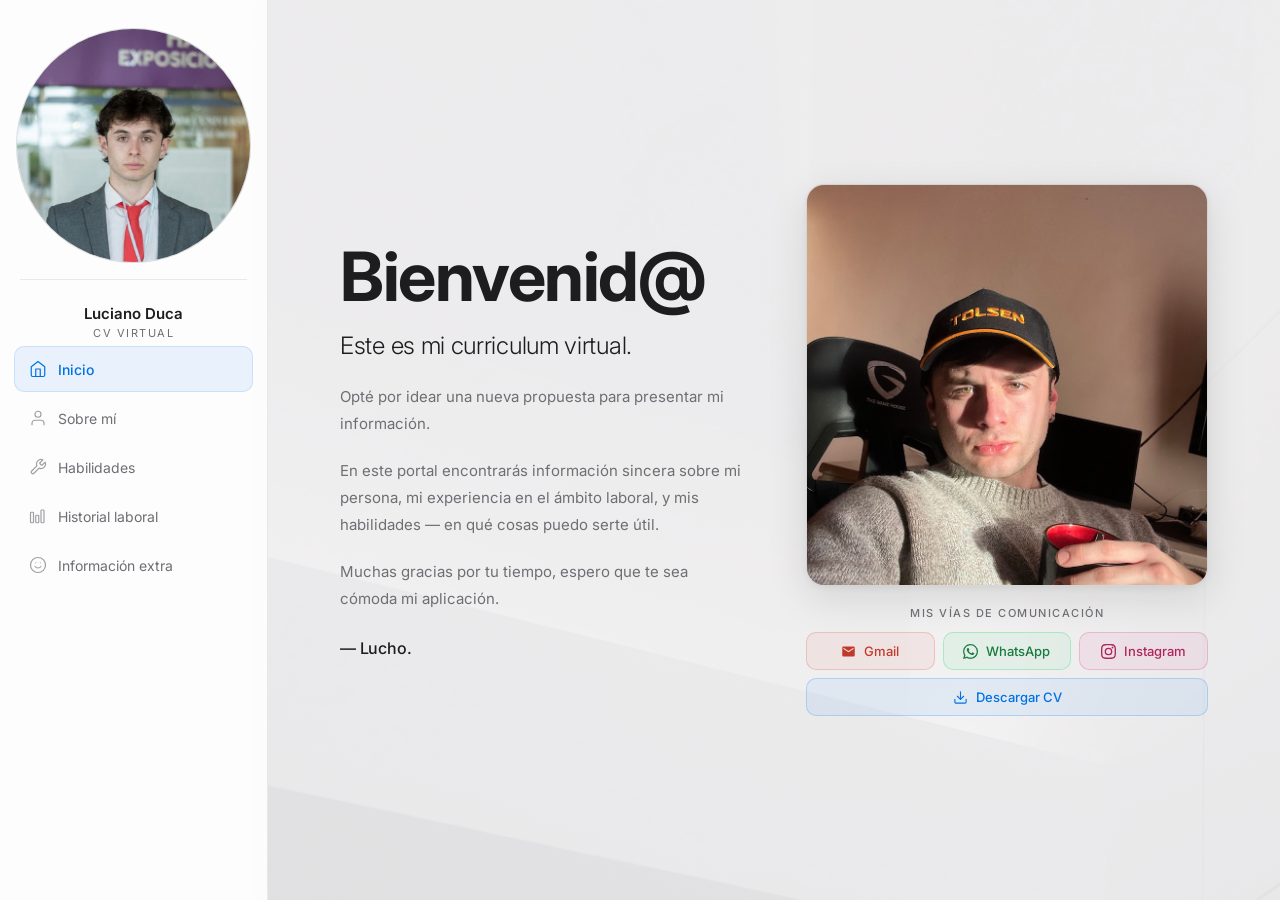
<file: index.html>
<!DOCTYPE html>
<html lang="es">
<head>
  <meta charset="UTF-8" />
  <meta name="viewport" content="width=device-width, initial-scale=1.0" />
  <title>Luciano Duca — CV</title>
  <link rel="preconnect" href="https://fonts.googleapis.com" />
  <link rel="preconnect" href="https://fonts.gstatic.com" crossorigin />
  <link href="https://fonts.googleapis.com/css2?family=Inter:wght@300;400;500;600;700&display=swap" rel="stylesheet" />
  <link rel="stylesheet" href="css/base.css" />
  <link rel="stylesheet" href="css/animations.css" />
  <link rel="stylesheet" href="css/sections/inicio.css" />
</head>
<body>

  <div class="overlay" id="overlay"></div>

  <button class="hamburger-btn" id="hamburger" aria-label="Abrir menú">
    <span></span><span></span><span></span>
  </button>

  <aside class="sidebar" id="sidebar">
    <div class="sidebar-profile">
      <div class="avatar-ring">
        <img src="assets/img/foto-cv.png" alt="Luciano Duca"
          onerror="this.style.display='none'; this.parentElement.classList.add('no-photo')" />
      </div>
    </div>
    <div class="sidebar-divider"></div>
    <div class="sidebar-identity">
      <p class="sidebar-name">Luciano Duca</p>
      <p class="sidebar-role">CV Virtual</p>
    </div>
    <nav class="sidebar-nav">
      <a class="nav-item active" href="index.html">
        <svg class="nav-icon" viewBox="0 0 24 24" fill="none" stroke="currentColor" stroke-width="1.6" stroke-linecap="round" stroke-linejoin="round"><path d="M3 9l9-7 9 7v11a2 2 0 01-2 2H5a2 2 0 01-2-2z"/><polyline points="9,22 9,12 15,12 15,22"/></svg>
        <span>Inicio</span>
      </a>
      <a class="nav-item" href="sobre-mi.html">
        <svg class="nav-icon" viewBox="0 0 24 24" fill="none" stroke="currentColor" stroke-width="1.6" stroke-linecap="round" stroke-linejoin="round"><path d="M20 21v-2a4 4 0 00-4-4H8a4 4 0 00-4 4v2"/><circle cx="12" cy="7" r="4"/></svg>
        <span>Sobre mí</span>
      </a>
      <a class="nav-item" href="habilidades.html">
        <svg class="nav-icon" viewBox="0 0 24 24" fill="none" stroke="currentColor" stroke-width="1.6" stroke-linecap="round" stroke-linejoin="round"><path d="M14.7 6.3a1 1 0 000 1.4l1.6 1.6a1 1 0 001.4 0l3.77-3.77a6 6 0 01-7.94 7.94l-6.91 6.91a2.12 2.12 0 01-3-3l6.91-6.91a6 6 0 017.94-7.94l-3.76 3.76z"/></svg>
        <span>Habilidades</span>
      </a>
      <a class="nav-item" href="historial.html">
        <svg class="nav-icon" viewBox="0 0 24 24" fill="none" stroke="currentColor" stroke-width="1.6" stroke-linecap="round" stroke-linejoin="round"><rect x="2" y="7" width="4" height="14" rx="1"/><rect x="9" y="11" width="4" height="10" rx="1"/><rect x="16" y="4" width="4" height="17" rx="1"/></svg>
        <span>Historial laboral</span>
      </a>
      <a class="nav-item" href="extra.html">
        <svg class="nav-icon" viewBox="0 0 24 24" fill="none" stroke="currentColor" stroke-width="1.6" stroke-linecap="round" stroke-linejoin="round"><circle cx="12" cy="12" r="10"/><path d="M8 14s1.5 2 4 2 4-2 4-2"/><line x1="9" y1="9" x2="9.01" y2="9"/><line x1="15" y1="9" x2="15.01" y2="9"/></svg>
        <span>Información extra</span>
      </a>
    </nav>
  </aside>

  <main class="main-content">
    <section class="page-section" id="inicio">
      <div class="inicio-grid">

        <div class="welcome-wrap">
          <p class="welcome-greeting anim-line" style="--delay: 0.1s">Bienvenid@</p>
          <h1 class="welcome-title anim-line" style="--delay: 0.7s">Este es mi curriculum virtual.</h1>
          <p class="welcome-body anim-line" style="--delay: 1.3s">Opté por idear una nueva propuesta para presentar mi información.</p>
          <p class="welcome-body anim-line" style="--delay: 1.9s">En este portal encontrarás información sincera sobre mi persona, mi experiencia en el ámbito laboral, y mis habilidades — en qué cosas puedo serte útil.</p>
          <p class="welcome-body anim-line" style="--delay: 2.6s">Muchas gracias por tu tiempo, espero que te sea cómoda mi aplicación.</p>
          <p class="welcome-sign anim-line" style="--delay: 3.2s">— Lucho.</p>
        </div>

        <div class="inicio-right anim-line" style="--delay: 0.5s">
          <div class="profile-photo-wrap">
            <img src="assets/img/imagen-particular-1.jpg" alt="Luciano Duca" class="profile-photo"
              onerror="this.style.display='none'; this.parentElement.classList.add('photo-placeholder')" />
          </div>
          <div class="contact-block">
            <p class="contact-label">Mis vías de comunicación</p>
            <div class="contact-buttons">
              <a href="mailto:luciano.duca.contacto@gmail.com" class="contact-btn btn-gmail">
                <svg viewBox="0 0 24 24" fill="currentColor" class="btn-icon"><path d="M20 4H4a2 2 0 00-2 2v12a2 2 0 002 2h16a2 2 0 002-2V6a2 2 0 00-2-2zm0 4l-8 5-8-5V6l8 5 8-5v2z"/></svg>
                Gmail
              </a>
              <a href="https://wa.me/5492615368176" target="_blank" rel="noopener" class="contact-btn btn-whatsapp">
                <svg viewBox="0 0 24 24" fill="currentColor" class="btn-icon"><path d="M17.472 14.382c-.297-.149-1.758-.867-2.03-.967-.273-.099-.471-.148-.67.15-.197.297-.767.966-.94 1.164-.173.199-.347.223-.644.075-.297-.15-1.255-.463-2.39-1.475-.883-.788-1.48-1.761-1.653-2.059-.173-.297-.018-.458.13-.606.134-.133.298-.347.446-.52.149-.174.198-.298.298-.497.099-.198.05-.371-.025-.52-.075-.149-.669-1.612-.916-2.207-.242-.579-.487-.5-.669-.51a12.8 12.8 0 00-.57-.01c-.198 0-.52.074-.792.372-.272.297-1.04 1.016-1.04 2.479 0 1.462 1.065 2.875 1.213 3.074.149.198 2.096 3.2 5.077 4.487.709.306 1.262.489 1.694.625.712.227 1.36.195 1.871.118.571-.085 1.758-.719 2.006-1.413.248-.694.248-1.289.173-1.413-.074-.124-.272-.198-.57-.347m-5.421 7.403h-.004a9.87 9.87 0 01-5.031-1.378l-.361-.214-3.741.982.998-3.648-.235-.374a9.86 9.86 0 01-1.51-5.26c.001-5.45 4.436-9.884 9.888-9.884 2.64 0 5.122 1.03 6.988 2.898a9.825 9.825 0 012.893 6.994c-.003 5.45-4.437 9.884-9.885 9.884m8.413-18.297A11.815 11.815 0 0012.05 0C5.495 0 .16 5.335.157 11.892c0 2.096.547 4.142 1.588 5.945L.057 24l6.305-1.654a11.882 11.882 0 005.683 1.448h.005c6.554 0 11.89-5.335 11.893-11.893a11.821 11.821 0 00-3.48-8.413z"/></svg>
                WhatsApp
              </a>
              <a href="https://www.instagram.com/lucianoducca_/" target="_blank" rel="noopener" class="contact-btn btn-instagram">
                <svg viewBox="0 0 24 24" fill="currentColor" class="btn-icon"><path d="M12 2.163c3.204 0 3.584.012 4.85.07 3.252.148 4.771 1.691 4.919 4.919.058 1.265.069 1.645.069 4.849 0 3.205-.012 3.584-.069 4.849-.149 3.225-1.664 4.771-4.919 4.919-1.266.058-1.644.07-4.85.07-3.204 0-3.584-.012-4.849-.07-3.26-.149-4.771-1.699-4.919-4.92-.058-1.265-.07-1.644-.07-4.849 0-3.204.013-3.583.07-4.849.149-3.227 1.664-4.771 4.919-4.919 1.266-.057 1.645-.069 4.849-.069zM12 0C8.741 0 8.333.014 7.053.072 2.695.272.273 2.69.073 7.052.014 8.333 0 8.741 0 12c0 3.259.014 3.668.072 4.948.2 4.358 2.618 6.78 6.98 6.98C8.333 23.986 8.741 24 12 24c3.259 0 3.668-.014 4.948-.072 4.354-.2 6.782-2.618 6.979-6.98.059-1.28.073-1.689.073-4.948 0-3.259-.014-3.667-.072-4.947-.196-4.354-2.617-6.78-6.979-6.98C15.668.014 15.259 0 12 0zm0 5.838a6.162 6.162 0 100 12.324 6.162 6.162 0 000-12.324zM12 16a4 4 0 110-8 4 4 0 010 8zm6.406-11.845a1.44 1.44 0 100 2.881 1.44 1.44 0 000-2.881z"/></svg>
                Instagram
              </a>
              <a href="assets/cv-tradicional.pdf" download class="contact-btn btn-download">
                <svg viewBox="0 0 24 24" fill="none" stroke="currentColor" stroke-width="1.8" stroke-linecap="round" stroke-linejoin="round" class="btn-icon"><path d="M21 15v4a2 2 0 01-2 2H5a2 2 0 01-2-2v-4"/><polyline points="7,10 12,15 17,10"/><line x1="12" y1="15" x2="12" y2="3"/></svg>
                Descargar CV
              </a>
            </div>
          </div>
        </div>

      </div>
    </section>
  </main>

  <script src="js/sidebar.js"></script>
</body>
</html>
</file>
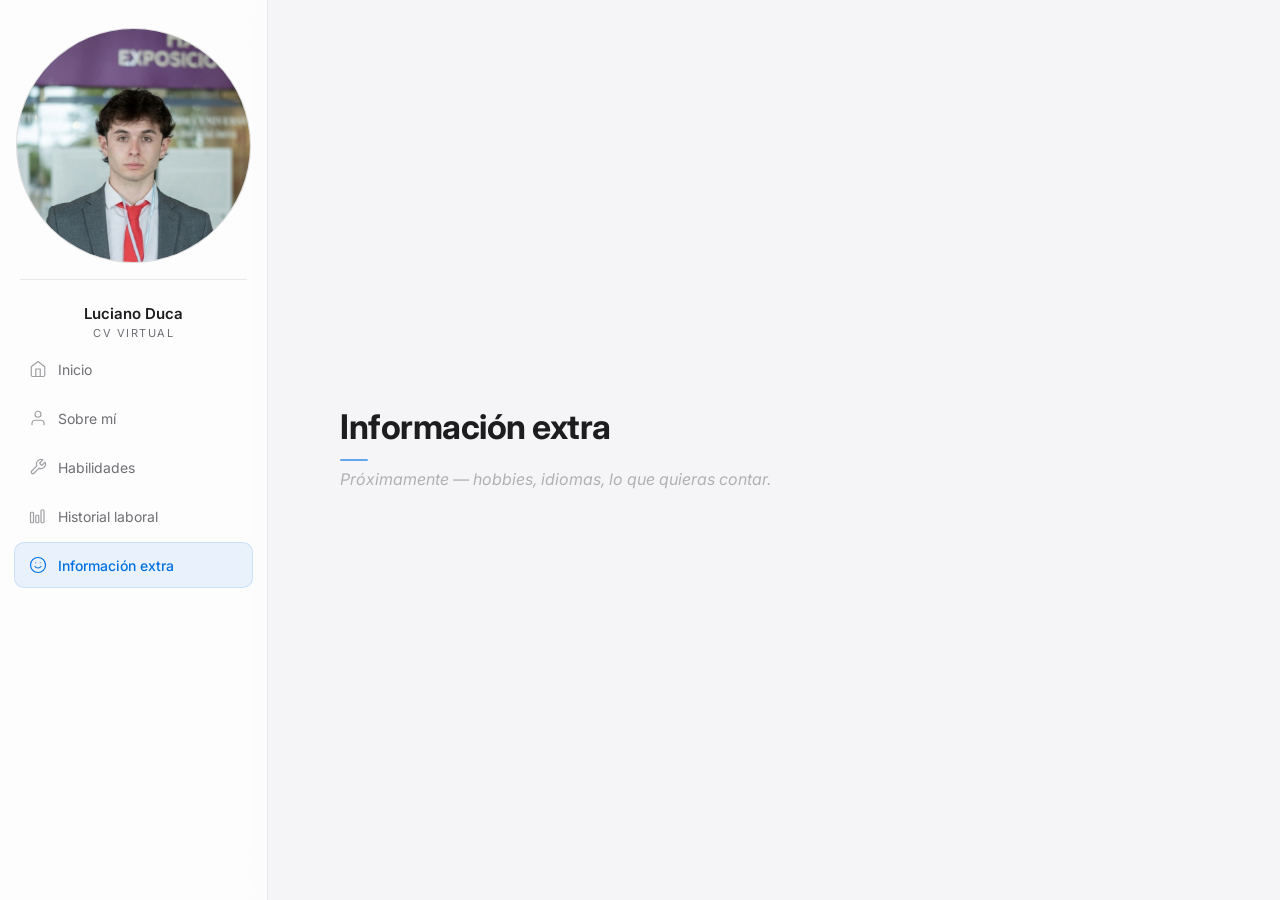
<file: extra.html>
<!DOCTYPE html>
<html lang="es">
<head>
  <meta charset="UTF-8" />
  <meta name="viewport" content="width=device-width, initial-scale=1.0" />
  <title>Información extra — Luciano Duca</title>
  <link rel="preconnect" href="https://fonts.googleapis.com" />
  <link rel="preconnect" href="https://fonts.gstatic.com" crossorigin />
  <link href="https://fonts.googleapis.com/css2?family=Inter:wght@300;400;500;600;700&display=swap" rel="stylesheet" />
  <link rel="stylesheet" href="css/base.css" />
  <link rel="stylesheet" href="css/animations.css" />
  <link rel="stylesheet" href="css/sections/extra.css" />
</head>
<body>

  <div class="overlay" id="overlay"></div>

  <button class="hamburger-btn" id="hamburger" aria-label="Abrir menú">
    <span></span><span></span><span></span>
  </button>

  <aside class="sidebar" id="sidebar">
    <div class="sidebar-profile">
      <div class="avatar-ring">
        <img src="assets/img/foto-cv.png" alt="Luciano Duca"
          onerror="this.style.display='none'; this.parentElement.classList.add('no-photo')" />
      </div>
    </div>
    <div class="sidebar-divider"></div>
    <div class="sidebar-identity">
      <p class="sidebar-name">Luciano Duca</p>
      <p class="sidebar-role">CV Virtual</p>
    </div>
    <nav class="sidebar-nav">
      <a class="nav-item" href="index.html">
        <svg class="nav-icon" viewBox="0 0 24 24" fill="none" stroke="currentColor" stroke-width="1.6" stroke-linecap="round" stroke-linejoin="round"><path d="M3 9l9-7 9 7v11a2 2 0 01-2 2H5a2 2 0 01-2-2z"/><polyline points="9,22 9,12 15,12 15,22"/></svg>
        <span>Inicio</span>
      </a>
      <a class="nav-item" href="sobre-mi.html">
        <svg class="nav-icon" viewBox="0 0 24 24" fill="none" stroke="currentColor" stroke-width="1.6" stroke-linecap="round" stroke-linejoin="round"><path d="M20 21v-2a4 4 0 00-4-4H8a4 4 0 00-4 4v2"/><circle cx="12" cy="7" r="4"/></svg>
        <span>Sobre mí</span>
      </a>
      <a class="nav-item" href="habilidades.html">
        <svg class="nav-icon" viewBox="0 0 24 24" fill="none" stroke="currentColor" stroke-width="1.6" stroke-linecap="round" stroke-linejoin="round"><path d="M14.7 6.3a1 1 0 000 1.4l1.6 1.6a1 1 0 001.4 0l3.77-3.77a6 6 0 01-7.94 7.94l-6.91 6.91a2.12 2.12 0 01-3-3l6.91-6.91a6 6 0 017.94-7.94l-3.76 3.76z"/></svg>
        <span>Habilidades</span>
      </a>
      <a class="nav-item" href="historial.html">
        <svg class="nav-icon" viewBox="0 0 24 24" fill="none" stroke="currentColor" stroke-width="1.6" stroke-linecap="round" stroke-linejoin="round"><rect x="2" y="7" width="4" height="14" rx="1"/><rect x="9" y="11" width="4" height="10" rx="1"/><rect x="16" y="4" width="4" height="17" rx="1"/></svg>
        <span>Historial laboral</span>
      </a>
      <a class="nav-item active" href="extra.html">
        <svg class="nav-icon" viewBox="0 0 24 24" fill="none" stroke="currentColor" stroke-width="1.6" stroke-linecap="round" stroke-linejoin="round"><circle cx="12" cy="12" r="10"/><path d="M8 14s1.5 2 4 2 4-2 4-2"/><line x1="9" y1="9" x2="9.01" y2="9"/><line x1="15" y1="9" x2="15.01" y2="9"/></svg>
        <span>Información extra</span>
      </a>
    </nav>
  </aside>

  <main class="main-content">
    <section class="page-section" id="extra">
      <div class="inner-wrap">
        <div class="inner-header">
          <h2 class="inner-title">Información extra</h2>
          <div class="inner-line"></div>
        </div>
        <p class="inner-body placeholder-text">Próximamente — hobbies, idiomas, lo que quieras contar.</p>
      </div>
    </section>
  </main>

  <script src="js/sidebar.js"></script>
</body>
</html>
</file>
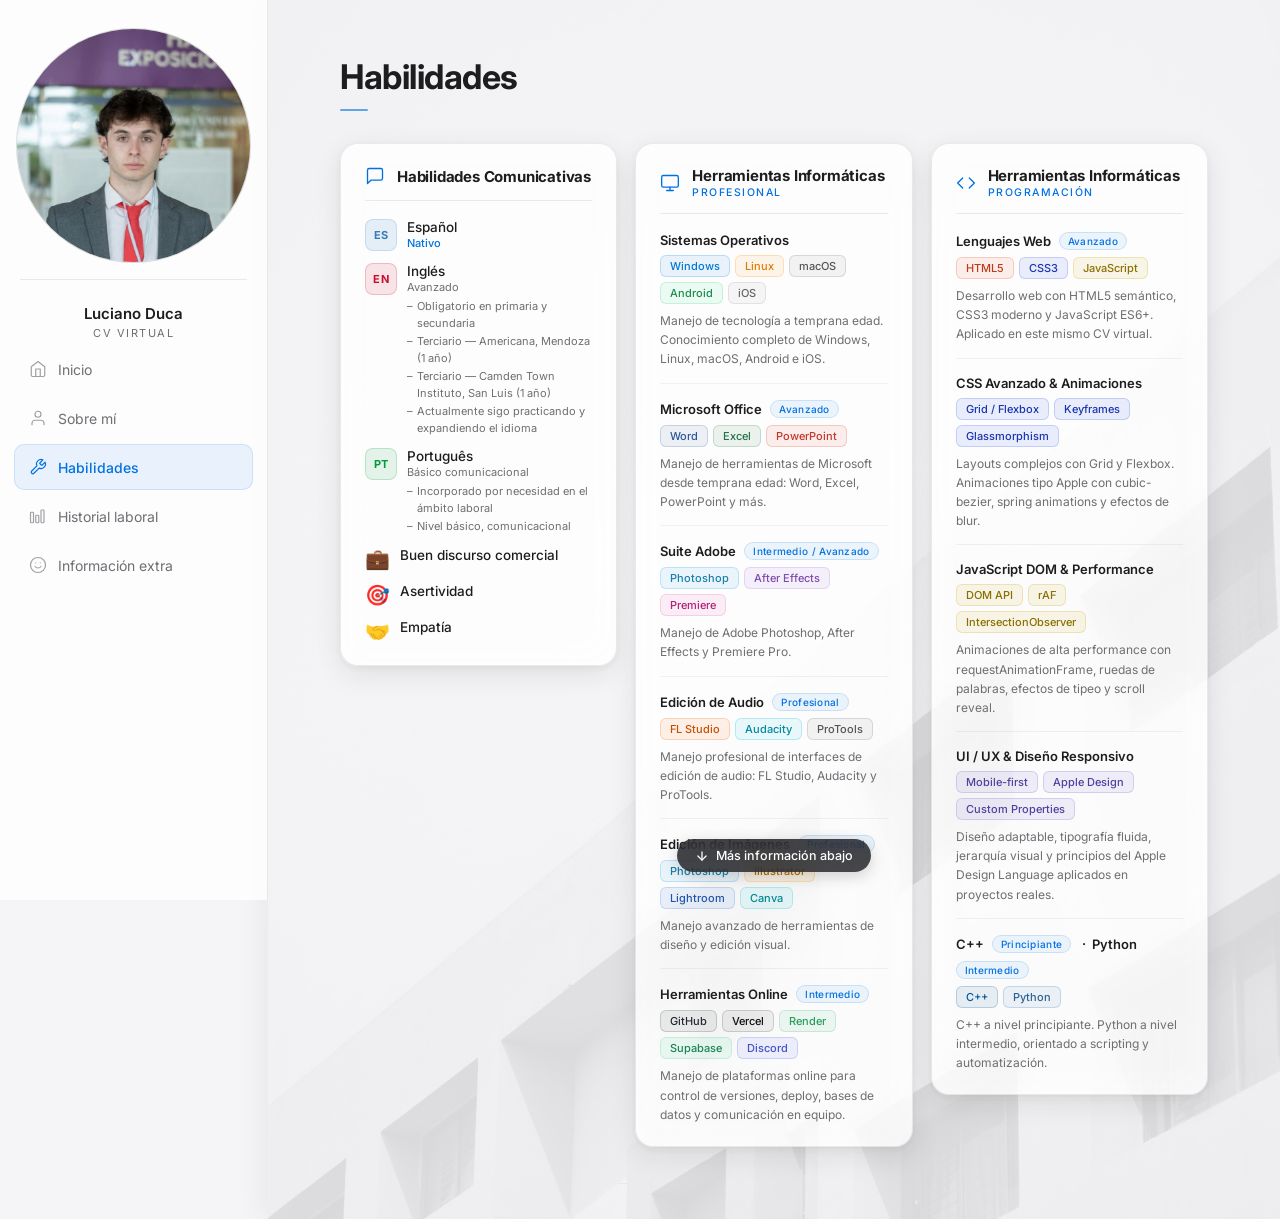
<file: habilidades.html>
<!DOCTYPE html>
<html lang="es">
<head>
  <meta charset="UTF-8" />
  <meta name="viewport" content="width=device-width, initial-scale=1.0" />
  <title>Habilidades — Luciano Duca</title>
  <link rel="preconnect" href="https://fonts.googleapis.com" />
  <link rel="preconnect" href="https://fonts.gstatic.com" crossorigin />
  <link href="https://fonts.googleapis.com/css2?family=Inter:wght@300;400;500;600;700&display=swap" rel="stylesheet" />
  <link rel="stylesheet" href="css/base.css" />
  <link rel="stylesheet" href="css/animations.css" />
  <link rel="stylesheet" href="css/sections/habilidades.css" />
</head>
<body>

  <div class="overlay" id="overlay"></div>

  <button class="hamburger-btn" id="hamburger" aria-label="Abrir menú">
    <span></span><span></span><span></span>
  </button>

  <aside class="sidebar" id="sidebar">
    <div class="sidebar-profile">
      <div class="avatar-ring">
        <img src="assets/img/foto-cv.png" alt="Luciano Duca"
          onerror="this.style.display='none'; this.parentElement.classList.add('no-photo')" />
      </div>
    </div>
    <div class="sidebar-divider"></div>
    <div class="sidebar-identity">
      <p class="sidebar-name">Luciano Duca</p>
      <p class="sidebar-role">CV Virtual</p>
    </div>
    <nav class="sidebar-nav">
      <a class="nav-item" href="index.html">
        <svg class="nav-icon" viewBox="0 0 24 24" fill="none" stroke="currentColor" stroke-width="1.6" stroke-linecap="round" stroke-linejoin="round"><path d="M3 9l9-7 9 7v11a2 2 0 01-2 2H5a2 2 0 01-2-2z"/><polyline points="9,22 9,12 15,12 15,22"/></svg>
        <span>Inicio</span>
      </a>
      <a class="nav-item" href="sobre-mi.html">
        <svg class="nav-icon" viewBox="0 0 24 24" fill="none" stroke="currentColor" stroke-width="1.6" stroke-linecap="round" stroke-linejoin="round"><path d="M20 21v-2a4 4 0 00-4-4H8a4 4 0 00-4 4v2"/><circle cx="12" cy="7" r="4"/></svg>
        <span>Sobre mí</span>
      </a>
      <a class="nav-item active" href="habilidades.html">
        <svg class="nav-icon" viewBox="0 0 24 24" fill="none" stroke="currentColor" stroke-width="1.6" stroke-linecap="round" stroke-linejoin="round"><path d="M14.7 6.3a1 1 0 000 1.4l1.6 1.6a1 1 0 001.4 0l3.77-3.77a6 6 0 01-7.94 7.94l-6.91 6.91a2.12 2.12 0 01-3-3l6.91-6.91a6 6 0 017.94-7.94l-3.76 3.76z"/></svg>
        <span>Habilidades</span>
      </a>
      <a class="nav-item" href="historial.html">
        <svg class="nav-icon" viewBox="0 0 24 24" fill="none" stroke="currentColor" stroke-width="1.6" stroke-linecap="round" stroke-linejoin="round"><rect x="2" y="7" width="4" height="14" rx="1"/><rect x="9" y="11" width="4" height="10" rx="1"/><rect x="16" y="4" width="4" height="17" rx="1"/></svg>
        <span>Historial laboral</span>
      </a>
      <a class="nav-item" href="extra.html">
        <svg class="nav-icon" viewBox="0 0 24 24" fill="none" stroke="currentColor" stroke-width="1.6" stroke-linecap="round" stroke-linejoin="round"><circle cx="12" cy="12" r="10"/><path d="M8 14s1.5 2 4 2 4-2 4-2"/><line x1="9" y1="9" x2="9.01" y2="9"/><line x1="15" y1="9" x2="15.01" y2="9"/></svg>
        <span>Información extra</span>
      </a>
    </nav>
  </aside>

  <div class="scroll-hint" id="scroll-hint">
    <svg width="14" height="14" viewBox="0 0 24 24" fill="none" stroke="currentColor" stroke-width="2.2" stroke-linecap="round" stroke-linejoin="round"><line x1="12" y1="5" x2="12" y2="19"/><polyline points="19,12 12,19 5,12"/></svg>
    <span>Más información abajo</span>
  </div>

  <main class="main-content">
    <section class="page-section" id="habilidades">
      <div class="skills-page-wrap">

        <div class="skills-header reveal-item" style="--i:0">
          <h2 class="inner-title">Habilidades</h2>
          <div class="inner-line"></div>
        </div>

        <div class="skills-grid">

          <!-- CARD 1: COMUNICATIVAS -->
          <div class="skill-card reveal-item" style="--i:1">
            <div class="skill-card-head">
              <svg class="skill-card-icon-svg" viewBox="0 0 24 24" fill="none" stroke="currentColor" stroke-width="1.6" stroke-linecap="round" stroke-linejoin="round"><path d="M21 15a2 2 0 01-2 2H7l-4 4V5a2 2 0 012-2h14a2 2 0 012 2z"/></svg>
              <h3 class="skill-card-title">Habilidades Comunicativas</h3>
            </div>
            <div class="comm-grid">
              <div class="comm-item">
                <span class="lang-badge l-es">ES</span>
                <div><p class="comm-name">Español</p><p class="comm-level native">Nativo</p></div>
              </div>
              <div class="comm-item comm-item-expanded">
                <span class="lang-badge l-en">EN</span>
                <div>
                  <p class="comm-name">Inglés</p>
                  <p class="comm-level">Avanzado</p>
                  <ul class="comm-details">
                    <li>Obligatorio en primaria y secundaria</li>
                    <li>Terciario — Americana, Mendoza (1 año)</li>
                    <li>Terciario — Camden Town Instituto, San Luis (1 año)</li>
                    <li>Actualmente sigo practicando y expandiendo el idioma</li>
                  </ul>
                </div>
              </div>
              <div class="comm-item comm-item-expanded">
                <span class="lang-badge l-pt">PT</span>
                <div>
                  <p class="comm-name">Português</p>
                  <p class="comm-level">Básico comunicacional</p>
                  <ul class="comm-details">
                    <li>Incorporado por necesidad en el ámbito laboral</li>
                    <li>Nivel básico, comunicacional</li>
                  </ul>
                </div>
              </div>
              <div class="comm-item">
                <span class="soft-icon">💼</span>
                <p class="comm-name">Buen discurso comercial</p>
              </div>
              <div class="comm-item">
                <span class="soft-icon">🎯</span>
                <p class="comm-name">Asertividad</p>
              </div>
              <div class="comm-item">
                <span class="soft-icon">🤝</span>
                <p class="comm-name">Empatía</p>
              </div>
            </div>
          </div>

          <!-- CARD 2: HERRAMIENTAS PROFESIONALES -->
          <div class="skill-card reveal-item" style="--i:2">
            <div class="skill-card-head">
              <svg class="skill-card-icon-svg" viewBox="0 0 24 24" fill="none" stroke="currentColor" stroke-width="1.6" stroke-linecap="round" stroke-linejoin="round"><rect x="2" y="3" width="20" height="14" rx="2"/><line x1="8" y1="21" x2="16" y2="21"/><line x1="12" y1="17" x2="12" y2="21"/></svg>
              <div>
                <h3 class="skill-card-title">Herramientas Informáticas</h3>
                <p class="skill-card-sub">Profesional</p>
              </div>
            </div>
            <ul class="skill-list">
              <li class="skill-item">
                <p class="skill-subtitle">Sistemas Operativos</p>
                <div class="tool-tags">
                  <span class="tool-tag t-blue">Windows</span>
                  <span class="tool-tag t-orange">Linux</span>
                  <span class="tool-tag t-gray">macOS</span>
                  <span class="tool-tag t-green">Android</span>
                  <span class="tool-tag t-silver">iOS</span>
                </div>
                <p class="skill-comment">Manejo de tecnología a temprana edad. Conocimiento completo de Windows, Linux, macOS, Android e iOS.</p>
              </li>
              <li class="skill-item">
                <p class="skill-subtitle">Microsoft Office <span class="level-pill">Avanzado</span></p>
                <div class="tool-tags">
                  <span class="tool-tag t-word">Word</span>
                  <span class="tool-tag t-excel">Excel</span>
                  <span class="tool-tag t-ppt">PowerPoint</span>
                </div>
                <p class="skill-comment">Manejo de herramientas de Microsoft desde temprana edad: Word, Excel, PowerPoint y más.</p>
              </li>
              <li class="skill-item">
                <p class="skill-subtitle">Suite Adobe <span class="level-pill">Intermedio / Avanzado</span></p>
                <div class="tool-tags">
                  <span class="tool-tag t-ps">Photoshop</span>
                  <span class="tool-tag t-ae">After Effects</span>
                  <span class="tool-tag t-pr">Premiere</span>
                </div>
                <p class="skill-comment">Manejo de Adobe Photoshop, After Effects y Premiere Pro.</p>
              </li>
              <li class="skill-item">
                <p class="skill-subtitle">Edición de Audio <span class="level-pill">Profesional</span></p>
                <div class="tool-tags">
                  <span class="tool-tag t-fl">FL Studio</span>
                  <span class="tool-tag t-cyan">Audacity</span>
                  <span class="tool-tag t-gray">ProTools</span>
                </div>
                <p class="skill-comment">Manejo profesional de interfaces de edición de audio: FL Studio, Audacity y ProTools.</p>
              </li>
              <li class="skill-item">
                <p class="skill-subtitle">Edición de Imágenes <span class="level-pill">Profesional</span></p>
                <div class="tool-tags">
                  <span class="tool-tag t-ps">Photoshop</span>
                  <span class="tool-tag t-ai">Illustrator</span>
                  <span class="tool-tag t-lr">Lightroom</span>
                  <span class="tool-tag t-canva">Canva</span>
                </div>
                <p class="skill-comment">Manejo avanzado de herramientas de diseño y edición visual.</p>
              </li>
              <li class="skill-item">
                <p class="skill-subtitle">Herramientas Online <span class="level-pill">Intermedio</span></p>
                <div class="tool-tags">
                  <span class="tool-tag t-github">GitHub</span>
                  <span class="tool-tag t-vercel">Vercel</span>
                  <span class="tool-tag t-render">Render</span>
                  <span class="tool-tag t-supabase">Supabase</span>
                  <span class="tool-tag t-discord">Discord</span>
                </div>
                <p class="skill-comment">Manejo de plataformas online para control de versiones, deploy, bases de datos y comunicación en equipo.</p>
              </li>
            </ul>
          </div>

          <!-- CARD 3: PROGRAMACIÓN -->
          <div class="skill-card reveal-item" style="--i:3">
            <div class="skill-card-head">
              <svg class="skill-card-icon-svg" viewBox="0 0 24 24" fill="none" stroke="currentColor" stroke-width="1.6" stroke-linecap="round" stroke-linejoin="round"><polyline points="16,18 22,12 16,6"/><polyline points="8,6 2,12 8,18"/></svg>
              <div>
                <h3 class="skill-card-title">Herramientas Informáticas</h3>
                <p class="skill-card-sub">Programación</p>
              </div>
            </div>
            <ul class="skill-list">
              <li class="skill-item">
                <p class="skill-subtitle">Lenguajes Web <span class="level-pill">Avanzado</span></p>
                <div class="tool-tags">
                  <span class="tool-tag t-html">HTML5</span>
                  <span class="tool-tag t-css">CSS3</span>
                  <span class="tool-tag t-js">JavaScript</span>
                </div>
                <p class="skill-comment">Desarrollo web con HTML5 semántico, CSS3 moderno y JavaScript ES6+. Aplicado en este mismo CV virtual.</p>
              </li>
              <li class="skill-item">
                <p class="skill-subtitle">CSS Avanzado & Animaciones</p>
                <div class="tool-tags">
                  <span class="tool-tag t-css">Grid / Flexbox</span>
                  <span class="tool-tag t-css">Keyframes</span>
                  <span class="tool-tag t-css">Glassmorphism</span>
                </div>
                <p class="skill-comment">Layouts complejos con Grid y Flexbox. Animaciones tipo Apple con cubic-bezier, spring animations y efectos de blur.</p>
              </li>
              <li class="skill-item">
                <p class="skill-subtitle">JavaScript DOM & Performance</p>
                <div class="tool-tags">
                  <span class="tool-tag t-js">DOM API</span>
                  <span class="tool-tag t-js">rAF</span>
                  <span class="tool-tag t-js">IntersectionObserver</span>
                </div>
                <p class="skill-comment">Animaciones de alta performance con requestAnimationFrame, ruedas de palabras, efectos de tipeo y scroll reveal.</p>
              </li>
              <li class="skill-item">
                <p class="skill-subtitle">UI / UX & Diseño Responsivo</p>
                <div class="tool-tags">
                  <span class="tool-tag t-ux">Mobile-first</span>
                  <span class="tool-tag t-ux">Apple Design</span>
                  <span class="tool-tag t-ux">Custom Properties</span>
                </div>
                <p class="skill-comment">Diseño adaptable, tipografía fluida, jerarquía visual y principios del Apple Design Language aplicados en proyectos reales.</p>
              </li>
              <li class="skill-item">
                <p class="skill-subtitle">C++ <span class="level-pill">Principiante</span> &nbsp;·&nbsp; Python <span class="level-pill">Intermedio</span></p>
                <div class="tool-tags">
                  <span class="tool-tag t-cpp">C++</span>
                  <span class="tool-tag t-py">Python</span>
                </div>
                <p class="skill-comment">C++ a nivel principiante. Python a nivel intermedio, orientado a scripting y automatización.</p>
              </li>
            </ul>
          </div>

        </div>
      </div>
    </section>
  </main>

  <script src="js/sidebar.js"></script>
  <script src="js/sections/habilidades.js"></script>
</body>
</html>
</file>
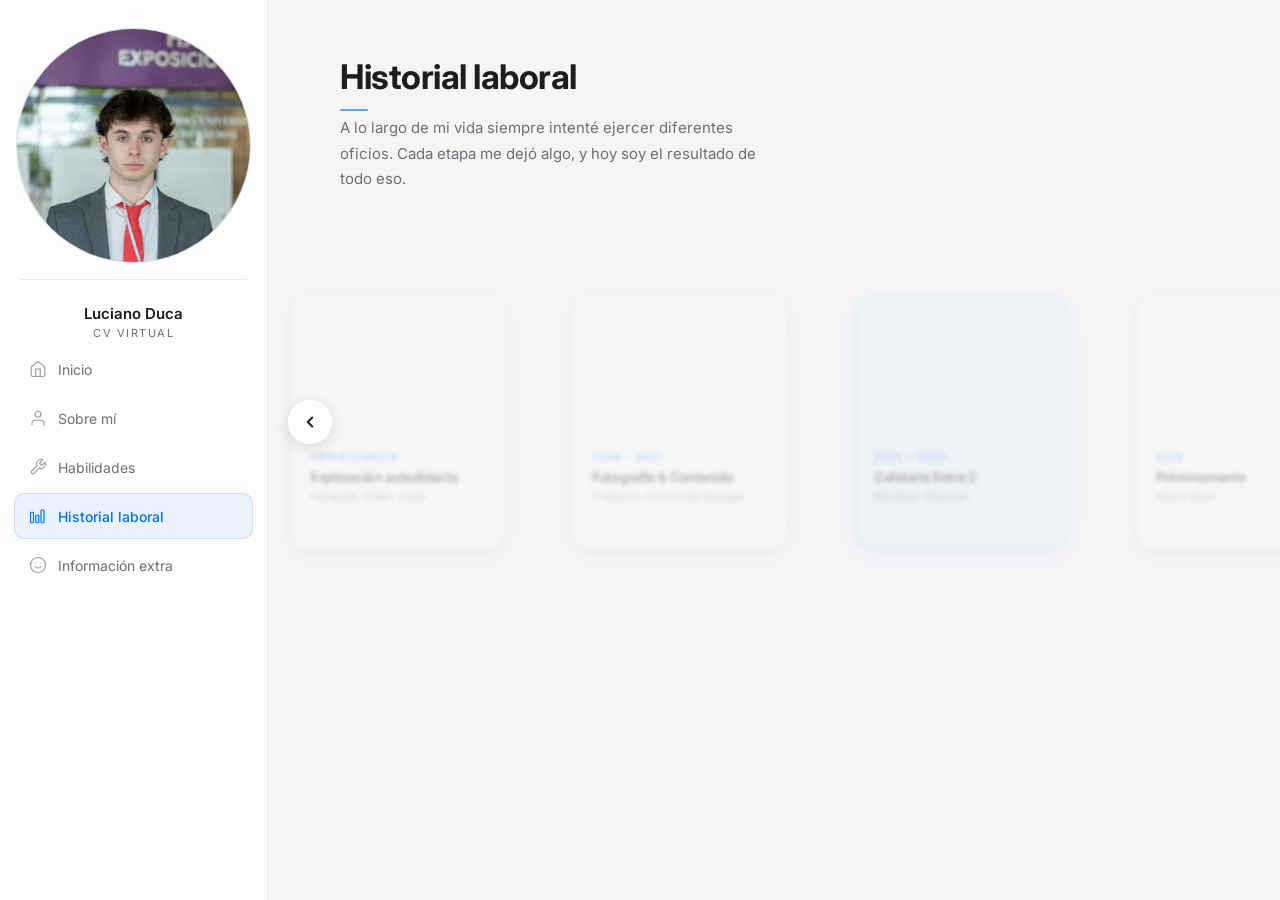
<file: historial.html>
<!DOCTYPE html>
<html lang="es">
<head>
  <meta charset="UTF-8" />
  <meta name="viewport" content="width=device-width, initial-scale=1.0" />
  <title>Historial laboral — Luciano Duca</title>
  <link rel="preconnect" href="https://fonts.googleapis.com" />
  <link rel="preconnect" href="https://fonts.gstatic.com" crossorigin />
  <link href="https://fonts.googleapis.com/css2?family=Inter:wght@300;400;500;600;700&display=swap" rel="stylesheet" />
  <link rel="stylesheet" href="css/base.css" />
  <link rel="stylesheet" href="css/animations.css" />
  <link rel="stylesheet" href="css/sections/historial.css" />
</head>
<body>

  <div class="overlay" id="overlay"></div>

  <button class="hamburger-btn" id="hamburger" aria-label="Abrir menú">
    <span></span><span></span><span></span>
  </button>

  <aside class="sidebar" id="sidebar">
    <div class="sidebar-profile">
      <div class="avatar-ring">
        <img src="assets/img/foto-cv.png" alt="Luciano Duca"
          onerror="this.style.display='none'; this.parentElement.classList.add('no-photo')" />
      </div>
    </div>
    <div class="sidebar-divider"></div>
    <div class="sidebar-identity">
      <p class="sidebar-name">Luciano Duca</p>
      <p class="sidebar-role">CV Virtual</p>
    </div>
    <nav class="sidebar-nav">
      <a class="nav-item" href="index.html">
        <svg class="nav-icon" viewBox="0 0 24 24" fill="none" stroke="currentColor" stroke-width="1.6" stroke-linecap="round" stroke-linejoin="round"><path d="M3 9l9-7 9 7v11a2 2 0 01-2 2H5a2 2 0 01-2-2z"/><polyline points="9,22 9,12 15,12 15,22"/></svg>
        <span>Inicio</span>
      </a>
      <a class="nav-item" href="sobre-mi.html">
        <svg class="nav-icon" viewBox="0 0 24 24" fill="none" stroke="currentColor" stroke-width="1.6" stroke-linecap="round" stroke-linejoin="round"><path d="M20 21v-2a4 4 0 00-4-4H8a4 4 0 00-4 4v2"/><circle cx="12" cy="7" r="4"/></svg>
        <span>Sobre mí</span>
      </a>
      <a class="nav-item" href="habilidades.html">
        <svg class="nav-icon" viewBox="0 0 24 24" fill="none" stroke="currentColor" stroke-width="1.6" stroke-linecap="round" stroke-linejoin="round"><path d="M14.7 6.3a1 1 0 000 1.4l1.6 1.6a1 1 0 001.4 0l3.77-3.77a6 6 0 01-7.94 7.94l-6.91 6.91a2.12 2.12 0 01-3-3l6.91-6.91a6 6 0 017.94-7.94l-3.76 3.76z"/></svg>
        <span>Habilidades</span>
      </a>
      <a class="nav-item active" href="historial.html">
        <svg class="nav-icon" viewBox="0 0 24 24" fill="none" stroke="currentColor" stroke-width="1.6" stroke-linecap="round" stroke-linejoin="round"><rect x="2" y="7" width="4" height="14" rx="1"/><rect x="9" y="11" width="4" height="10" rx="1"/><rect x="16" y="4" width="4" height="17" rx="1"/></svg>
        <span>Historial laboral</span>
      </a>
      <a class="nav-item" href="extra.html">
        <svg class="nav-icon" viewBox="0 0 24 24" fill="none" stroke="currentColor" stroke-width="1.6" stroke-linecap="round" stroke-linejoin="round"><circle cx="12" cy="12" r="10"/><path d="M8 14s1.5 2 4 2 4-2 4-2"/><line x1="9" y1="9" x2="9.01" y2="9"/><line x1="15" y1="9" x2="15.01" y2="9"/></svg>
        <span>Información extra</span>
      </a>
    </nav>
  </aside>

  <!-- Overlay de detalle — fuera de main para evitar conflictos con z-index -->
  <div class="hist-overlay" id="histOverlay">
    <div class="hist-overlay-card" id="histOverlayCard">
      <div class="hist-overlay-banner" id="histOverlayBanner">
        <div class="hist-banner-ph">
          <svg viewBox="0 0 24 24" fill="none" stroke="currentColor" stroke-width="1.6" stroke-linecap="round" stroke-linejoin="round"><path d="M23 19a2 2 0 01-2 2H3a2 2 0 01-2-2V8a2 2 0 012-2h4l2-3h6l2 3h4a2 2 0 012 2z"/><circle cx="12" cy="13" r="4"/></svg>
          <span>Imágenes del período</span>
        </div>
      </div>
      <div class="hist-overlay-content">
        <div class="hist-overlay-top">
          <span class="hist-overlay-label" id="histOverlayLabel"></span>
          <h3 class="hist-overlay-title" id="histOverlayTitle"></h3>
        </div>
        <div class="hist-overlay-body" id="histOverlayBody"></div>
        <button class="hist-close-btn" id="histClose">Cerrar</button>
      </div>
    </div>
  </div>

  <main class="main-content">
    <section class="page-section" id="historial">
      <div class="hist-wrap">

        <div class="inner-header reveal-item" style="--i:0">
          <h2 class="inner-title">Historial laboral</h2>
          <div class="inner-line"></div>
        </div>

        <p class="hist-intro reveal-item" style="--i:1">
          A lo largo de mi vida siempre intenté ejercer diferentes oficios. Cada etapa me dejó algo, y hoy soy el resultado de todo eso.
        </p>

        <div class="hist-stage">
          <div class="hist-viewport" id="histViewport">
            <div class="hist-track" id="histTrack">

              <!-- CARD 0 -->
              <div class="hist-slide" data-idx="0">
                <div class="hist-glass">
                  <span class="hist-glass-label">Adolescencia</span>
                  <h3 class="hist-glass-title">Exploración autodidacta</h3>
                  <p class="hist-glass-sub">Fotografía · Video · Audio</p>
                  <span class="hist-glass-cta">Ver más</span>
                </div>
                <div class="hist-detail" hidden>
                  <p>Antes de poder ejercer cualquier trabajo formal, la temprana edad me puso un límite que decidí convertir en oportunidad. Empecé a explorar el mundo de la edición de fotos, video y audio de manera completamente autodidacta. Lo que comenzó como un pasatiempo se fue convirtiendo en una herramienta que hoy sigue siendo parte de todo lo que hago.</p>
                  <div class="hd-rec">
                    <svg width="13" height="13" viewBox="0 0 24 24" fill="none" stroke="currentColor" stroke-width="2" stroke-linecap="round" stroke-linejoin="round"><path d="M3 21c3 0 7-1 7-8V5c0-1.25-.756-2.017-2-2H4c-1.25 0-2 .75-2 1.972V11c0 1.25.75 2 2 2 1 0 1 0 1 1v1c0 1-1 2-2 2s-1 .008-1 1.031V20c0 1 0 1 1 1z"/><path d="M15 21c3 0 7-1 7-8V5c0-1.25-.757-2.017-2-2h-4c-1.25 0-2 .75-2 1.972V11c0 1.25.75 2 2 2h.75c0 2.25.25 4-2.75 4v3c0 1 0 1 1 1z"/></svg>
                    <span>Recomendación — disponible próximamente.</span>
                  </div>
                </div>
              </div>

              <!-- CARD 1 -->
              <div class="hist-slide" data-idx="1">
                <div class="hist-glass">
                  <span class="hist-glass-label">2020 – 2021</span>
                  <h3 class="hist-glass-title">Fotografía & Contenido</h3>
                  <p class="hist-glass-sub">Freelance · Community Manager</p>
                  <span class="hist-glass-cta">Ver más</span>
                </div>
                <div class="hist-detail" hidden>
                  <p>Lo que aprendí de manera autodidacta empezó a tener nombre: trabajo. Colaboré con diversas instituciones educativas como fotógrafo, filmmaker, creador de contenido y community manager. Cada proyecto era diferente, cada institución tenía su identidad, y yo tenía que adaptarme y dar lo mejor. Fue un período que me dio experiencia real, contacto con el mundo profesional y mucha confianza en mis capacidades.</p>
                  <div class="hd-rec">
                    <svg width="13" height="13" viewBox="0 0 24 24" fill="none" stroke="currentColor" stroke-width="2" stroke-linecap="round" stroke-linejoin="round"><path d="M3 21c3 0 7-1 7-8V5c0-1.25-.756-2.017-2-2H4c-1.25 0-2 .75-2 1.972V11c0 1.25.75 2 2 2 1 0 1 0 1 1v1c0 1-1 2-2 2s-1 .008-1 1.031V20c0 1 0 1 1 1z"/><path d="M15 21c3 0 7-1 7-8V5c0-1.25-.757-2.017-2-2h-4c-1.25 0-2 .75-2 1.972V11c0 1.25.75 2 2 2h.75c0 2.25.25 4-2.75 4v3c0 1 0 1 1 1z"/></svg>
                    <span>Recomendación — disponible próximamente.</span>
                  </div>
                </div>
              </div>

              <!-- CARD 2 (central por defecto) -->
              <div class="hist-slide" data-idx="2">
                <div class="hist-glass hist-glass-accent">
                  <span class="hist-glass-label">2022 – 2024</span>
                  <h3 class="hist-glass-title">Cafetería Entre 2</h3>
                  <p class="hist-glass-sub">Mendoza · Sheraton</p>
                  <span class="hist-glass-cta">Ver más</span>
                </div>
                <div class="hist-detail" hidden>
                  <div class="hd-prog">
                    <span>Bachero</span><span class="hd-arrow">→</span>
                    <span>Mozo</span><span class="hd-arrow">→</span>
                    <span class="hd-current">Gerente · Sucursal Sheraton</span>
                  </div>
                  <p>Mi primer trabajo formal llegó en la Cafetería Entre 2. Empecé desde abajo —en la bacha— sin atajos ni privilegios. Con el tiempo y con mucho esfuerzo, pasé a ser mozo. Y con más esfuerzo, más compromiso y más dedicación todavía, llegué a ocupar el puesto de gerente de la sucursal Sheraton Mendoza. Este recorrido me enseñó más sobre liderazgo, responsabilidad y trabajo en equipo que cualquier libro.</p>
                  <div class="hd-rec">
                    <svg width="13" height="13" viewBox="0 0 24 24" fill="none" stroke="currentColor" stroke-width="2" stroke-linecap="round" stroke-linejoin="round"><path d="M3 21c3 0 7-1 7-8V5c0-1.25-.756-2.017-2-2H4c-1.25 0-2 .75-2 1.972V11c0 1.25.75 2 2 2 1 0 1 0 1 1v1c0 1-1 2-2 2s-1 .008-1 1.031V20c0 1 0 1 1 1z"/><path d="M15 21c3 0 7-1 7-8V5c0-1.25-.757-2.017-2-2h-4c-1.25 0-2 .75-2 1.972V11c0 1.25.75 2 2 2h.75c0 2.25.25 4-2.75 4v3c0 1 0 1 1 1z"/></svg>
                    <span>Recomendación — disponible próximamente.</span>
                  </div>
                </div>
              </div>

              <!-- CARD 3 -->
              <div class="hist-slide" data-idx="3">
                <div class="hist-glass">
                  <span class="hist-glass-label">2025</span>
                  <h3 class="hist-glass-title">Próximamente</h3>
                  <p class="hist-glass-sub">Nueva etapa</p>
                  <span class="hist-glass-cta">Ver más</span>
                </div>
                <div class="hist-detail" hidden>
                  <p>— Información disponible próximamente.</p>
                </div>
              </div>

              <!-- CARD 4 -->
              <div class="hist-slide" data-idx="4">
                <div class="hist-glass">
                  <span class="hist-glass-label">2026</span>
                  <h3 class="hist-glass-title">Próximamente</h3>
                  <p class="hist-glass-sub">Nueva etapa</p>
                  <span class="hist-glass-cta">Ver más</span>
                </div>
                <div class="hist-detail" hidden>
                  <p>— Información disponible próximamente.</p>
                </div>
              </div>

            </div>
          </div>

          <button class="hist-arrow hist-arrow-l" id="histPrev" aria-label="Anterior">
            <svg viewBox="0 0 24 24" fill="none" stroke="currentColor" stroke-width="2.5" stroke-linecap="round" stroke-linejoin="round"><polyline points="15 18 9 12 15 6"/></svg>
          </button>
          <button class="hist-arrow hist-arrow-r" id="histNext" aria-label="Siguiente">
            <svg viewBox="0 0 24 24" fill="none" stroke="currentColor" stroke-width="2.5" stroke-linecap="round" stroke-linejoin="round"><polyline points="9 18 15 12 9 6"/></svg>
          </button>
        </div>

        <div class="hist-dots" id="histDots"></div>

      </div>
    </section>
  </main>

  <script src="js/sidebar.js"></script>
  <script src="js/sections/historial.js"></script>
</body>
</html>
</file>
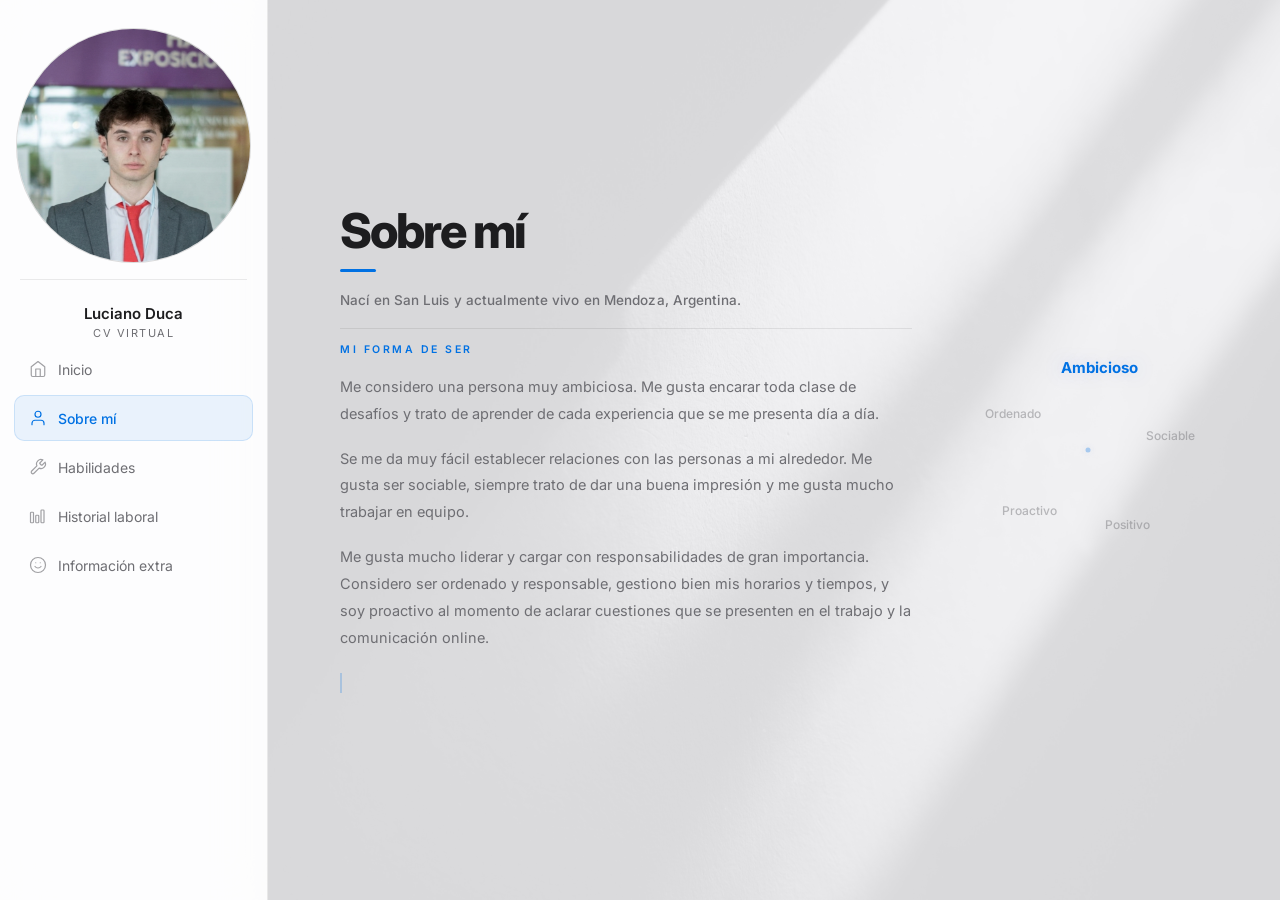
<file: sobre-mi.html>
<!DOCTYPE html>
<html lang="es">
<head>
  <meta charset="UTF-8" />
  <meta name="viewport" content="width=device-width, initial-scale=1.0" />
  <title>Sobre mí — Luciano Duca</title>
  <link rel="preconnect" href="https://fonts.googleapis.com" />
  <link rel="preconnect" href="https://fonts.gstatic.com" crossorigin />
  <link href="https://fonts.googleapis.com/css2?family=Inter:wght@300;400;500;600;700&display=swap" rel="stylesheet" />
  <link rel="stylesheet" href="css/base.css" />
  <link rel="stylesheet" href="css/animations.css" />
  <link rel="stylesheet" href="css/sections/sobre-mi.css" />
</head>
<body>

  <div class="overlay" id="overlay"></div>

  <button class="hamburger-btn" id="hamburger" aria-label="Abrir menú">
    <span></span><span></span><span></span>
  </button>

  <aside class="sidebar" id="sidebar">
    <div class="sidebar-profile">
      <div class="avatar-ring">
        <img src="assets/img/foto-cv.png" alt="Luciano Duca"
          onerror="this.style.display='none'; this.parentElement.classList.add('no-photo')" />
      </div>
    </div>
    <div class="sidebar-divider"></div>
    <div class="sidebar-identity">
      <p class="sidebar-name">Luciano Duca</p>
      <p class="sidebar-role">CV Virtual</p>
    </div>
    <nav class="sidebar-nav">
      <a class="nav-item" href="index.html">
        <svg class="nav-icon" viewBox="0 0 24 24" fill="none" stroke="currentColor" stroke-width="1.6" stroke-linecap="round" stroke-linejoin="round"><path d="M3 9l9-7 9 7v11a2 2 0 01-2 2H5a2 2 0 01-2-2z"/><polyline points="9,22 9,12 15,12 15,22"/></svg>
        <span>Inicio</span>
      </a>
      <a class="nav-item active" href="sobre-mi.html">
        <svg class="nav-icon" viewBox="0 0 24 24" fill="none" stroke="currentColor" stroke-width="1.6" stroke-linecap="round" stroke-linejoin="round"><path d="M20 21v-2a4 4 0 00-4-4H8a4 4 0 00-4 4v2"/><circle cx="12" cy="7" r="4"/></svg>
        <span>Sobre mí</span>
      </a>
      <a class="nav-item" href="habilidades.html">
        <svg class="nav-icon" viewBox="0 0 24 24" fill="none" stroke="currentColor" stroke-width="1.6" stroke-linecap="round" stroke-linejoin="round"><path d="M14.7 6.3a1 1 0 000 1.4l1.6 1.6a1 1 0 001.4 0l3.77-3.77a6 6 0 01-7.94 7.94l-6.91 6.91a2.12 2.12 0 01-3-3l6.91-6.91a6 6 0 017.94-7.94l-3.76 3.76z"/></svg>
        <span>Habilidades</span>
      </a>
      <a class="nav-item" href="historial.html">
        <svg class="nav-icon" viewBox="0 0 24 24" fill="none" stroke="currentColor" stroke-width="1.6" stroke-linecap="round" stroke-linejoin="round"><rect x="2" y="7" width="4" height="14" rx="1"/><rect x="9" y="11" width="4" height="10" rx="1"/><rect x="16" y="4" width="4" height="17" rx="1"/></svg>
        <span>Historial laboral</span>
      </a>
      <a class="nav-item" href="extra.html">
        <svg class="nav-icon" viewBox="0 0 24 24" fill="none" stroke="currentColor" stroke-width="1.6" stroke-linecap="round" stroke-linejoin="round"><circle cx="12" cy="12" r="10"/><path d="M8 14s1.5 2 4 2 4-2 4-2"/><line x1="9" y1="9" x2="9.01" y2="9"/><line x1="15" y1="9" x2="15.01" y2="9"/></svg>
        <span>Información extra</span>
      </a>
    </nav>
  </aside>

  <main class="main-content">
    <section class="page-section" id="sobre-mi">
      <div class="sobremi-grid">

        <div class="sobremi-left">
          <div class="sobremi-header reveal-item" style="--i:0">
            <h2 class="sobremi-title">Sobre mí</h2>
            <div class="sobremi-title-line"></div>
          </div>
          <p class="sobremi-location reveal-item" style="--i:1">Nací en San Luis y actualmente vivo en Mendoza, Argentina.</p>
          <p class="sobremi-section-label reveal-item" style="--i:2">Mi forma de ser</p>
          <p class="sobremi-body reveal-item" style="--i:3">Me considero una persona muy ambiciosa. Me gusta encarar toda clase de desafíos y trato de aprender de cada experiencia que se me presenta día a día.</p>
          <p class="sobremi-body reveal-item" style="--i:4">Se me da muy fácil establecer relaciones con las personas a mi alrededor. Me gusta ser sociable, siempre trato de dar una buena impresión y me gusta mucho trabajar en equipo.</p>
          <p class="sobremi-body reveal-item" style="--i:5">Me gusta mucho liderar y cargar con responsabilidades de gran importancia. Considero ser ordenado y responsable, gestiono bien mis horarios y tiempos, y soy proactivo al momento de aclarar cuestiones que se presenten en el trabajo y la comunicación online.</p>
          <div class="typing-block reveal-item" style="--i:6">
            <p class="typing-line" id="typing-tech"></p>
          </div>
        </div>

        <div class="sobremi-right">
          <div class="wheel-wrapper reveal-item" style="--i:0">
            <div class="wheel-container" id="wheel-container">
              <div class="wheel-dot"></div>
              <span class="wheel-word" id="wheel-word-0">Ambicioso</span>
              <span class="wheel-word" id="wheel-word-1">Sociable</span>
              <span class="wheel-word" id="wheel-word-2">Positivo</span>
              <span class="wheel-word" id="wheel-word-3">Proactivo</span>
              <span class="wheel-word" id="wheel-word-4">Ordenado</span>
            </div>
          </div>
        </div>

      </div>
    </section>
  </main>

  <script src="js/sidebar.js"></script>
  <script src="js/sections/sobre-mi.js"></script>
</body>
</html>
</file>
<file: css/base.css>
/* ===== RESET ===== */
*, *::before, *::after { box-sizing: border-box; margin: 0; padding: 0; }

/* ===== VARIABLES ===== */
:root {
  --sidebar-w:    268px;
  --color-bg:     #F5F5F7;
  --color-text:   #1D1D1F;
  --color-muted:  #6E6E73;
  --color-accent: #0071E3;
  --color-border: rgba(0,0,0,0.08);
  --font: 'Inter', -apple-system, BlinkMacSystemFont, system-ui, sans-serif;
  --radius: 10px;
}

html { scroll-behavior: smooth; }

body {
  font-family: var(--font);
  background-color: var(--color-bg);
  color: var(--color-text);
  -webkit-font-smoothing: antialiased;
  display: flex;
  min-height: 100vh;
  overflow-x: hidden;
}

/* ===== SIDEBAR ===== */
.sidebar {
  position: fixed;
  top: 0; left: 0;
  width: var(--sidebar-w);
  height: 100vh;
  background: rgba(255,255,255,0.78);
  backdrop-filter: blur(24px) saturate(180%);
  -webkit-backdrop-filter: blur(24px) saturate(180%);
  border-right: 1px solid var(--color-border);
  display: flex;
  flex-direction: column;
  z-index: 200;
  overflow-y: auto;
}

.sidebar-profile {
  padding: 28px 16px 16px;
  text-align: center;
}

.avatar-ring {
  width: 100%;
  aspect-ratio: 1/1;
  border-radius: 50%;
  border: 1.5px solid rgba(0,0,0,0.1);
  overflow: hidden;
  margin: 0 auto;
  background: rgba(0,0,0,0.04);
  display: flex;
  align-items: center;
  justify-content: center;
}

.avatar-ring img {
  width: 100%;
  height: 100%;
  object-fit: cover;
  display: block;
}

.avatar-ring.no-photo::after {
  content: "LD";
  font-size: 26px;
  font-weight: 600;
  color: var(--color-muted);
}

.sidebar-identity {
  text-align: center;
  padding: 12px 24px 6px;
}

.sidebar-name {
  font-size: 15px;
  font-weight: 600;
  color: var(--color-text);
  margin-bottom: 3px;
}

.sidebar-role {
  font-size: 11px;
  font-weight: 400;
  letter-spacing: 1.5px;
  text-transform: uppercase;
  color: var(--color-muted);
}

.sidebar-divider {
  height: 1px;
  background: var(--color-border);
  margin: 0 20px 12px;
}

.sidebar-nav {
  padding: 0 14px 28px;
  display: flex;
  flex-direction: column;
  gap: 3px;
}

.nav-item {
  display: flex;
  align-items: center;
  gap: 11px;
  padding: 13px 14px;
  border-radius: var(--radius);
  border: 1px solid transparent;
  background: transparent;
  color: var(--color-muted);
  font-family: var(--font);
  font-size: 14px;
  font-weight: 400;
  cursor: pointer;
  text-align: left;
  width: 100%;
  text-decoration: none;
  transition: background 0.18s, color 0.18s, border-color 0.18s;
}

.nav-item:hover {
  background: rgba(0,0,0,0.04);
  color: var(--color-text);
}

.nav-item.active {
  background: rgba(0,113,227,0.08);
  border-color: rgba(0,113,227,0.14);
  color: var(--color-accent);
  font-weight: 500;
}

.nav-icon {
  width: 18px;
  height: 18px;
  flex-shrink: 0;
  opacity: 0.65;
  transition: opacity 0.18s;
}

.nav-item.active .nav-icon,
.nav-item:hover .nav-icon { opacity: 1; }

/* ===== MAIN ===== */
.main-content {
  margin-left: var(--sidebar-w);
  flex: 1;
  min-height: 100vh;
  box-shadow: -6px 0 28px rgba(0,0,0,0.06);
}

/* ===== SECCIONES ===== */
.page-section {
  display: flex;
  min-height: 100vh;
  padding: 0 72px;
  align-items: center;
  position: relative;
  overflow: hidden;
}

.page-section::before {
  content: '';
  position: absolute;
  inset: 0;
  background-size: cover;
  background-position: center;
  opacity: 0;
  z-index: 0;
  pointer-events: none;
  transition: opacity 0.3s;
}

/* Todo el contenido va encima del fondo */
.page-section > * { position: relative; z-index: 1; }

/* ===== COMPARTIDOS ===== */
.inner-title {
  font-size: 34px;
  font-weight: 700;
  color: var(--color-text);
  letter-spacing: -0.5px;
  margin-bottom: 12px;
}

.inner-line {
  width: 28px;
  height: 2px;
  background: var(--color-accent);
  border-radius: 2px;
  opacity: 0.6;
}

.inner-wrap { max-width: 560px; }

.inner-header { margin-bottom: 4px; }

.inner-body {
  font-size: 16px;
  font-weight: 400;
  color: var(--color-muted);
  line-height: 1.85;
}

.placeholder-text { font-style: italic; opacity: 0.5; }

/* ===== HAMBURGER ===== */
.hamburger-btn {
  display: none;
  position: fixed;
  top: 16px; left: 16px;
  z-index: 300;
  width: 40px;
  height: 40px;
  border-radius: 10px;
  background: rgba(255,255,255,0.85);
  backdrop-filter: blur(12px);
  -webkit-backdrop-filter: blur(12px);
  border: 1px solid var(--color-border);
  cursor: pointer;
  flex-direction: column;
  align-items: center;
  justify-content: center;
  gap: 5px;
  box-shadow: 0 2px 12px rgba(0,0,0,0.08);
}

.hamburger-btn span {
  display: block;
  width: 18px;
  height: 1.5px;
  background: var(--color-text);
  border-radius: 2px;
  transition: transform 0.22s ease, opacity 0.22s ease;
}

.hamburger-btn.open span:nth-child(1) { transform: translateY(6.5px)  rotate(45deg); }
.hamburger-btn.open span:nth-child(2) { opacity: 0; }
.hamburger-btn.open span:nth-child(3) { transform: translateY(-6.5px) rotate(-45deg); }

/* ===== OVERLAY MÓVIL ===== */
.overlay {
  display: none;
  position: fixed;
  inset: 0;
  background: rgba(0,0,0,0.18);
  z-index: 150;
  backdrop-filter: blur(1px);
}
.overlay.open { display: block; }

/* ===== SCROLL HINT ===== */
.scroll-hint {
  position: fixed;
  bottom: 28px;
  left: calc(var(--sidebar-w) + (100vw - var(--sidebar-w)) / 2);
  transform: translateX(-50%) translateY(8px);
  display: flex;
  align-items: center;
  gap: 7px;
  padding: 9px 18px;
  background: rgba(20,20,24,0.78);
  backdrop-filter: blur(12px);
  -webkit-backdrop-filter: blur(12px);
  color: #fff;
  font-size: 12.5px;
  font-weight: 500;
  border-radius: 99px;
  box-shadow: 0 4px 16px rgba(0,0,0,0.18);
  opacity: 0;
  pointer-events: none;
  transition: opacity 0.35s cubic-bezier(0.22,1,0.36,1),
              transform 0.35s cubic-bezier(0.22,1,0.36,1);
  z-index: 200;
}

.scroll-hint.visible {
  opacity: 1;
  pointer-events: auto;
  transform: translateX(-50%) translateY(0);
}

/* ===== RESPONSIVE ===== */
@media (max-width: 768px) {
  .sidebar {
    transform: translateX(-100%);
    transition: transform 0.28s cubic-bezier(0.4,0,0.2,1);
  }
  .sidebar.open    { transform: translateX(0); }
  .hamburger-btn   { display: flex; }
  .main-content    { margin-left: 0; }
  .page-section    { padding: 72px 24px 56px; align-items: flex-start; }
  .scroll-hint     { left: 50%; }
}
</file>
<file: css/animations.css>
/* ===== KEYFRAME PRINCIPAL ===== */
@keyframes revealLine {
  from {
    opacity: 0;
    transform: translateY(18px);
    filter: blur(3px);
  }
  to {
    opacity: 1;
    transform: translateY(0);
    filter: blur(0);
  }
}

/* ===== ANIMACIÓN WELCOME (inicio) ===== */
.anim-line {
  opacity: 0;
  animation: revealLine 0.75s cubic-bezier(0.22, 1, 0.36, 1) forwards;
  animation-delay: var(--delay, 0s);
}

/* ===== ANIMACIÓN REVEAL SECCIONES ===== */
.reveal-item {
  opacity: 0;
  transform: translateY(18px);
  filter: blur(3px);
  transition: none;
}

.reveal-item.playing {
  animation: revealLine 0.7s cubic-bezier(0.22, 1, 0.36, 1) forwards;
  animation-delay: calc(var(--i, 0) * 0.18s + 0.05s);
}

/* ===== SIDEBAR FADE IN ===== */
@keyframes fadeUp {
  from { opacity: 0; transform: translateY(8px); }
  to   { opacity: 1; transform: translateY(0); }
}

.sidebar-profile { animation: fadeUp 0.45s ease both; }
.sidebar-nav     { animation: fadeUp 0.45s 0.08s ease both; }

/* ===== HOVER AVATAR ===== */
.avatar-ring {
  transition: transform 0.3s cubic-bezier(0.34, 1.56, 0.64, 1), box-shadow 0.3s ease;
  cursor: pointer;
}

.avatar-ring:hover {
  transform: scale(2.16);
  box-shadow: 0 6px 20px rgba(0,0,0,0.12), 0 0 0 3px rgba(0,113,227,0.16);
}

/* ===== PAGE FADE IN ===== */
@keyframes sectionFade {
  from { opacity: 0; transform: translateY(10px); }
  to   { opacity: 1; transform: translateY(0); }
}

.page-section {
  animation: sectionFade 0.3s cubic-bezier(0.22, 1, 0.36, 1) both;
}
</file>
<file: css/sections/inicio.css>
/* ===== INICIO ===== */

#inicio::before { background-image: url('../../assets/img/background-inicio.jpg'); opacity: 0.13; }

.inicio-grid {
  display: grid;
  grid-template-columns: 1fr 1fr;
  gap: 64px;
  align-items: center;
  width: 100%;
  max-width: 960px;
}

.welcome-wrap {
  display: flex;
  flex-direction: column;
  gap: 20px;
}

.welcome-greeting {
  font-size: clamp(40px, 5.5vw, 68px);
  font-weight: 700;
  color: var(--color-text);
  letter-spacing: -1.5px;
  line-height: 1;
}

.welcome-title {
  font-size: clamp(18px, 2.2vw, 24px);
  font-weight: 300;
  color: var(--color-text);
  letter-spacing: -0.3px;
  line-height: 1.35;
}

.welcome-body {
  font-size: 15px;
  font-weight: 400;
  color: var(--color-muted);
  line-height: 1.8;
}

.welcome-sign {
  font-size: 16px;
  font-weight: 500;
  color: var(--color-text);
  letter-spacing: -0.2px;
  margin-top: 6px;
}

.inicio-right {
  display: flex;
  flex-direction: column;
  align-items: stretch;
  gap: 20px;
}

.profile-photo-wrap {
  width: 100%;
  max-width: 100%;
  aspect-ratio: 1 / 1;
  border-radius: 18px;
  overflow: hidden;
  border: 1px solid var(--color-border);
  background: rgba(0,0,0,0.03);
  box-shadow: 0 12px 40px rgba(0,0,0,0.11), 0 2px 8px rgba(0,0,0,0.06);
}

.profile-photo-wrap.photo-placeholder {
  display: flex;
  align-items: center;
  justify-content: center;
}

.profile-photo-wrap.photo-placeholder::after {
  content: "📷";
  font-size: 40px;
  opacity: 0.25;
}

.profile-photo {
  width: 100%;
  height: 100%;
  object-fit: cover;
  display: block;
  transition: transform 0.4s ease;
}

.profile-photo-wrap:hover .profile-photo { transform: scale(1.04); }

.contact-block {
  width: 100%;
  max-width: 100%;
  display: flex;
  flex-direction: column;
  gap: 12px;
}

.contact-label {
  font-size: 11px;
  font-weight: 500;
  letter-spacing: 1.5px;
  text-transform: uppercase;
  color: var(--color-muted);
  text-align: center;
}

.contact-buttons {
  display: grid;
  grid-template-columns: 1fr 1fr 1fr;
  gap: 8px;
}

.btn-download { grid-column: 1 / -1; }

.contact-btn {
  display: flex;
  align-items: center;
  justify-content: center;
  gap: 8px;
  padding: 10px 14px;
  border-radius: 10px;
  border: 1px solid transparent;
  font-family: var(--font);
  font-size: 13px;
  font-weight: 500;
  text-decoration: none;
  transition: transform 0.16s ease, box-shadow 0.16s ease, opacity 0.16s ease;
  cursor: pointer;
}

.contact-btn:hover {
  transform: translateY(-1px);
  box-shadow: 0 4px 14px rgba(0,0,0,0.09);
  opacity: 0.88;
}

.contact-btn:active { transform: translateY(0); }

.btn-icon { width: 15px; height: 15px; flex-shrink: 0; }

.btn-gmail     { background: rgba(219,68,55,0.07);   border-color: rgba(219,68,55,0.22);   color: #C0392B; }
.btn-whatsapp  { background: rgba(37,211,102,0.07);  border-color: rgba(37,211,102,0.28);  color: #1A7A3F; }
.btn-instagram { background: rgba(214,41,118,0.07);  border-color: rgba(214,41,118,0.22);  color: #B0265A; }
.btn-download  { background: rgba(0,122,255,0.07);   border-color: rgba(0,122,255,0.22);   color: #0071E3; }

@media (max-width: 768px) {
  .inicio-grid          { grid-template-columns: 1fr; gap: 40px; }
  .inicio-right         { align-items: center; }
  .profile-photo-wrap   { max-width: 160px; }
  .contact-block        { max-width: 260px; }
  .welcome-wrap         { gap: 16px; }
}
</file>
<file: css/sections/extra.css>
/* ===== EXTRA ===== */
/* Esta sección usa solo los estilos compartidos de base.css.
   Agregá estilos propios acá cuando expandas el contenido. */
</file>
<file: css/sections/habilidades.css>
/* ===== HABILIDADES ===== */

#habilidades::before { background-image: url('../../assets/img/background-habilidades.jpg'); opacity: 0.13; }

#habilidades {
  align-items: flex-start;
  padding-top: 56px;
  padding-bottom: 72px;
  height: auto;
}

.skills-page-wrap { width: 100%; max-width: none; }

.skills-header { margin-bottom: 32px; }

.skills-grid {
  display: grid;
  grid-template-columns: repeat(3, 1fr);
  gap: 18px;
  align-items: start;
}

.skill-card {
  background: rgba(255,255,255,0.82);
  backdrop-filter: blur(16px);
  -webkit-backdrop-filter: blur(16px);
  border: 1px solid var(--color-border);
  border-radius: 18px;
  padding: 22px 24px;
  box-shadow: 0 8px 28px rgba(0,0,0,0.09), 0 2px 8px rgba(0,0,0,0.05);
}

.skill-card-head {
  display: flex;
  align-items: center;
  gap: 12px;
  margin-bottom: 18px;
  padding-bottom: 14px;
  border-bottom: 1px solid var(--color-border);
}

.skill-card-icon-svg {
  width: 20px;
  height: 20px;
  stroke: var(--color-accent);
  flex-shrink: 0;
}

.skill-card-title {
  font-size: 15px;
  font-weight: 700;
  color: var(--color-text);
  letter-spacing: -0.2px;
}

.skill-card-sub {
  font-size: 10.5px;
  font-weight: 500;
  letter-spacing: 1.5px;
  text-transform: uppercase;
  color: var(--color-accent);
  margin-top: 1px;
}

/* Card 1 — idiomas y habilidades blandas */
.comm-grid { display: flex; flex-direction: column; gap: 12px; }

.comm-item { display: flex; align-items: flex-start; gap: 10px; }

.comm-item-expanded { align-items: flex-start; }

.comm-details {
  list-style: none;
  margin: 4px 0 0 0;
  display: flex;
  flex-direction: column;
  gap: 2px;
}

.comm-details li {
  font-size: 11px;
  color: var(--color-muted);
  line-height: 1.5;
  padding-left: 10px;
  position: relative;
}

.comm-details li::before {
  content: '–';
  position: absolute;
  left: 0;
  color: var(--color-muted);
}

.lang-badge {
  width: 32px;
  height: 32px;
  border-radius: 8px;
  display: flex;
  align-items: center;
  justify-content: center;
  font-size: 11px;
  font-weight: 700;
  flex-shrink: 0;
  letter-spacing: 0.5px;
}

.l-es { background: rgba(116,172,223,0.18); color: #3A7AB5; border: 1px solid rgba(116,172,223,0.3); }
.l-en { background: rgba(200,16,46,0.1);   color: #C8102E; border: 1px solid rgba(200,16,46,0.2); }
.l-pt { background: rgba(0,155,58,0.1);    color: #009B3A; border: 1px solid rgba(0,155,58,0.2); }

.soft-icon { font-size: 20px; flex-shrink: 0; }

.comm-name  { font-size: 13.5px; font-weight: 500; color: var(--color-text); }
.comm-level { font-size: 11px; color: var(--color-muted); margin-top: 1px; }
.comm-level.native { color: var(--color-accent); font-weight: 500; }

/* Cards 2 y 3 — listas de herramientas */
.skill-list { list-style: none; display: flex; flex-direction: column; gap: 16px; }

.skill-item {
  padding-bottom: 14px;
  border-bottom: 1px solid rgba(0,0,0,0.05);
}

.skill-item:last-child { border-bottom: none; padding-bottom: 0; }

.skill-subtitle {
  font-size: 13px;
  font-weight: 600;
  color: var(--color-text);
  margin-bottom: 7px;
  display: flex;
  align-items: center;
  gap: 8px;
  flex-wrap: wrap;
}

.level-pill {
  font-size: 10px;
  font-weight: 500;
  color: var(--color-accent);
  background: rgba(0,113,227,0.07);
  border: 1px solid rgba(0,113,227,0.15);
  border-radius: 20px;
  padding: 2px 8px;
  letter-spacing: 0.3px;
}

.tool-tags { display: flex; flex-wrap: wrap; gap: 5px; margin-bottom: 7px; }

.tool-tag {
  font-size: 11px;
  font-weight: 500;
  border-radius: 6px;
  padding: 3px 9px;
  border: 1px solid transparent;
  white-space: nowrap;
}

.skill-comment { font-size: 12px; color: var(--color-muted); line-height: 1.6; }

/* Paleta de colores de tags */
.t-blue    { background: rgba(0,120,215,0.08);   border-color: rgba(0,120,215,0.2);   color: #0078D7; }
.t-orange  { background: rgba(255,140,0,0.08);   border-color: rgba(255,140,0,0.22);  color: #E07B00; }
.t-gray    { background: rgba(100,100,100,0.07); border-color: rgba(100,100,100,0.2); color: #555; }
.t-green   { background: rgba(61,220,132,0.09);  border-color: rgba(61,220,132,0.25); color: #1C8C4E; }
.t-silver  { background: rgba(140,140,150,0.07); border-color: rgba(140,140,150,0.2); color: #666; }
.t-word    { background: rgba(43,87,154,0.08);   border-color: rgba(43,87,154,0.2);   color: #2B579A; }
.t-excel   { background: rgba(33,115,70,0.08);   border-color: rgba(33,115,70,0.2);   color: #217346; }
.t-ppt     { background: rgba(210,56,28,0.08);   border-color: rgba(210,56,28,0.2);   color: #C0392B; }
.t-ps      { background: rgba(49,168,234,0.09);  border-color: rgba(49,168,234,0.25); color: #1B7FAA; }
.t-ae      { background: rgba(159,101,216,0.09); border-color: rgba(159,101,216,0.2); color: #7C4DAB; }
.t-pr      { background: rgba(234,77,165,0.09);  border-color: rgba(234,77,165,0.2);  color: #B02378; }
.t-fl      { background: rgba(255,102,0,0.09);   border-color: rgba(255,102,0,0.22);  color: #C75000; }
.t-cyan    { background: rgba(0,185,215,0.08);   border-color: rgba(0,185,215,0.22);  color: #0089A0; }
.t-ai      { background: rgba(255,154,0,0.09);   border-color: rgba(255,154,0,0.22);  color: #B06A00; }
.t-lr      { background: rgba(49,111,219,0.09);  border-color: rgba(49,111,219,0.2);  color: #2055A8; }
.t-canva   { background: rgba(0,196,204,0.09);   border-color: rgba(0,196,204,0.22);  color: #008A90; }
.t-html    { background: rgba(228,77,38,0.09);   border-color: rgba(228,77,38,0.22);  color: #C0391A; }
.t-css     { background: rgba(38,77,228,0.09);   border-color: rgba(38,77,228,0.2);   color: #1A35B0; }
.t-js      { background: rgba(200,160,0,0.09);   border-color: rgba(200,160,0,0.22);  color: #8A6F00; }
.t-ux      { background: rgba(100,80,200,0.09);  border-color: rgba(100,80,200,0.2);  color: #5040A0; }
.t-cpp     { background: rgba(0,89,156,0.09);    border-color: rgba(0,89,156,0.22);   color: #00599C; }
.t-py      { background: rgba(55,118,171,0.09);  border-color: rgba(55,118,171,0.22); color: #2B6494; }
.t-github  { background: rgba(36,41,47,0.08);    border-color: rgba(36,41,47,0.18);   color: #24292F; }
.t-vercel  { background: rgba(0,0,0,0.06);       border-color: rgba(0,0,0,0.14);      color: #111111; }
.t-render  { background: rgba(70,186,127,0.09);  border-color: rgba(70,186,127,0.22); color: #2A9D5C; }
.t-supabase{ background: rgba(62,207,142,0.09);  border-color: rgba(62,207,142,0.22); color: #1A8554; }
.t-discord { background: rgba(88,101,242,0.09);  border-color: rgba(88,101,242,0.22); color: #4752C4; }

@media (max-width: 768px) {
  #habilidades   { padding-top: 72px; padding-bottom: 80px; }
  .skills-grid   { grid-template-columns: 1fr; }
}
</file>
<file: css/sections/historial.css>
/* ===== HISTORIAL ===== */

#historial {
  align-items: flex-start;
  padding: 56px 0 72px;
  height: auto;
  overflow: hidden;
}

.hist-wrap { width: 100%; }

.hist-wrap .inner-header,
.hist-wrap .hist-intro,
.hist-wrap .hist-dots {
  padding-left: 72px;
  padding-right: 72px;
}

.hist-intro {
  font-size: 15px;
  color: var(--color-muted);
  line-height: 1.7;
  margin: 4px 0 40px;
  max-width: 560px;
}

/* Stage: contenedor relativo para las flechas absolutas */
.hist-stage {
  position: relative;
  width: 100%;
}

/* Flechas */
.hist-arrow {
  position: absolute;
  top: 50%;
  transform: translateY(-50%);
  z-index: 10;
  width: 44px;
  height: 44px;
  border-radius: 50%;
  border: 1px solid rgba(255,255,255,0.7);
  background: rgba(255,255,255,0.75);
  backdrop-filter: blur(14px);
  -webkit-backdrop-filter: blur(14px);
  cursor: pointer;
  display: flex;
  align-items: center;
  justify-content: center;
  color: var(--color-text);
  box-shadow: 0 4px 16px rgba(0,0,0,0.12);
  transition: background 0.18s ease, box-shadow 0.18s ease;
}

.hist-arrow:hover  { background: #fff; box-shadow: 0 6px 20px rgba(0,0,0,0.16); }
.hist-arrow:active { transform: translateY(-50%) scale(0.96); }
.hist-arrow svg    { width: 18px; height: 18px; }

.hist-arrow-l { left: 20px; }
.hist-arrow-r { right: 20px; }

/* Viewport */
.hist-viewport {
  width: 100%;
  overflow: hidden;
  height: 380px;
  user-select: none;
}

/* Track */
.hist-track {
  display: flex;
  align-items: center;
  height: 100%;
  gap: 22px;
  will-change: transform;
  transition: transform 0.52s cubic-bezier(0.22, 1, 0.36, 1);
}

/* Slide */
.hist-slide {
  flex-shrink: 0;
  width: 260px;
  height: 310px;
  cursor: pointer;
  transition:
    transform 0.48s cubic-bezier(0.22, 1, 0.36, 1),
    opacity   0.48s ease,
    filter    0.48s ease;
}

/* Carta de vidrio */
.hist-glass {
  width: 100%;
  height: 100%;
  background: rgba(255,255,255,0.52);
  backdrop-filter: blur(22px) saturate(190%);
  -webkit-backdrop-filter: blur(22px) saturate(190%);
  border: 1px solid rgba(255,255,255,0.78);
  border-radius: 22px;
  padding: 28px 22px 24px;
  display: flex;
  flex-direction: column;
  justify-content: flex-end;
  gap: 6px;
  box-shadow:
    0 8px 32px rgba(0,0,0,0.13),
    0 2px 8px rgba(0,0,0,0.07),
    inset 0 1px 0 rgba(255,255,255,0.9);
  transition: box-shadow 0.3s ease;
}

.hist-glass-accent {
  background: rgba(0,113,227,0.10);
  border-color: rgba(0,113,227,0.28);
  box-shadow:
    0 8px 32px rgba(0,113,227,0.18),
    0 2px 8px rgba(0,0,0,0.07),
    inset 0 1px 0 rgba(255,255,255,0.85);
}

.hist-glass-label {
  font-size: 11px;
  font-weight: 600;
  letter-spacing: 1.8px;
  text-transform: uppercase;
  color: var(--color-accent);
  margin-bottom: 2px;
}

.hist-glass-title {
  font-size: 16px;
  font-weight: 700;
  color: var(--color-text);
  letter-spacing: -0.3px;
  line-height: 1.25;
}

.hist-glass-sub {
  font-size: 12px;
  color: var(--color-muted);
  line-height: 1.4;
}

.hist-glass-cta {
  display: inline-block;
  margin-top: 10px;
  font-size: 11.5px;
  font-weight: 600;
  color: var(--color-accent);
  letter-spacing: 0.3px;
  opacity: 0;
  transform: translateY(4px);
  transition: opacity 0.25s ease, transform 0.25s ease;
}

.hist-slide.is-center .hist-glass-cta {
  opacity: 1;
  transform: translateY(0);
}

/* Dots */
.hist-dots {
  display: flex;
  justify-content: center;
  gap: 7px;
  margin-top: 28px;
}

.hist-dot {
  width: 6px;
  height: 6px;
  border-radius: 50%;
  border: none;
  padding: 0;
  cursor: pointer;
  background: rgba(0,0,0,0.15);
  transition: background 0.3s ease, transform 0.3s ease;
}

.hist-dot.active {
  background: var(--color-accent);
  transform: scale(1.35);
}

/* ===== OVERLAY DE DETALLE ===== */
.hist-overlay {
  position: fixed;
  inset: 0;
  z-index: 600;
  display: flex;
  align-items: center;
  justify-content: center;
  background: rgba(10,10,18,0.55);
  backdrop-filter: blur(10px);
  -webkit-backdrop-filter: blur(10px);
  opacity: 0;
  pointer-events: none;
  transition: opacity 0.32s ease;
}

.hist-overlay.open {
  opacity: 1;
  pointer-events: auto;
}

.hist-overlay-card {
  background: rgba(255,255,255,0.92);
  backdrop-filter: blur(28px) saturate(180%);
  -webkit-backdrop-filter: blur(28px) saturate(180%);
  border: 1px solid rgba(255,255,255,0.85);
  border-radius: 24px;
  padding: 0;
  max-width: 580px;
  width: calc(100% - 48px);
  max-height: 88vh;
  overflow-y: auto;
  overflow-x: hidden;
  box-shadow: 0 28px 72px rgba(0,0,0,0.22), 0 4px 16px rgba(0,0,0,0.1);
  display: flex;
  flex-direction: column;
  transform: scale(0.88) translateY(20px);
  transition: transform 0.38s cubic-bezier(0.34, 1.56, 0.64, 1);
}

.hist-overlay.open .hist-overlay-card {
  transform: scale(1) translateY(0);
}

.hist-overlay-banner {
  width: 100%;
  height: 220px;
  border-radius: 24px 24px 0 0;
  background: linear-gradient(145deg, #e8edf5 0%, #d8e0f0 100%);
  flex-shrink: 0;
  overflow: hidden;
  position: relative;
  display: flex;
  align-items: center;
  justify-content: center;
}

.hist-banner-ph {
  display: flex;
  flex-direction: column;
  align-items: center;
  gap: 10px;
  opacity: 0.28;
  pointer-events: none;
  color: var(--color-muted);
}

.hist-banner-ph svg  { width: 34px; height: 34px; }
.hist-banner-ph span { font-size: 12px; font-weight: 500; letter-spacing: 0.4px; }

.hist-overlay-banner img {
  position: absolute;
  inset: 0;
  width: 100%;
  height: 100%;
  object-fit: cover;
}

.hist-overlay-content {
  padding: 26px 36px 32px;
  display: flex;
  flex-direction: column;
  gap: 18px;
}

.hist-overlay-top {
  display: flex;
  flex-direction: column;
  gap: 6px;
  padding-bottom: 16px;
  border-bottom: 1px solid var(--color-border);
}

.hist-overlay-label {
  font-size: 11px;
  font-weight: 600;
  letter-spacing: 1.8px;
  text-transform: uppercase;
  color: var(--color-accent);
}

.hist-overlay-title {
  font-size: 22px;
  font-weight: 700;
  color: var(--color-text);
  letter-spacing: -0.4px;
}

.hist-overlay-body {
  font-size: 14.5px;
  color: var(--color-muted);
  line-height: 1.82;
  display: flex;
  flex-direction: column;
  gap: 16px;
}

/* Progresión de carrera */
.hd-prog {
  display: flex;
  align-items: center;
  flex-wrap: wrap;
  gap: 8px;
  padding: 14px 16px;
  background: rgba(0,0,0,0.03);
  border-radius: 10px;
  border: 1px solid var(--color-border);
}

.hd-prog span {
  font-size: 12.5px;
  font-weight: 500;
  color: var(--color-text);
  background: rgba(0,0,0,0.05);
  border: 1px solid var(--color-border);
  border-radius: 6px;
  padding: 3px 10px;
}

.hd-arrow {
  font-size: 13px;
  color: var(--color-muted);
  opacity: 0.45;
  background: transparent !important;
  border: none !important;
  padding: 0 !important;
}

.hd-current {
  background: rgba(0,113,227,0.09) !important;
  border-color: rgba(0,113,227,0.22) !important;
  color: var(--color-accent) !important;
  font-weight: 600 !important;
}

/* Recomendación */
.hd-rec {
  display: flex;
  align-items: flex-start;
  gap: 8px;
  padding-top: 16px;
  border-top: 1px solid var(--color-border);
  color: var(--color-muted);
  font-size: 13px;
  font-style: italic;
  opacity: 0.65;
}

.hd-rec svg { flex-shrink: 0; margin-top: 2px; opacity: 0.6; }

/* Botón cerrar */
.hist-close-btn {
  align-self: flex-start;
  padding: 10px 26px;
  border-radius: 10px;
  border: 1px solid var(--color-border);
  background: rgba(0,0,0,0.04);
  font-family: var(--font);
  font-size: 13.5px;
  font-weight: 600;
  color: var(--color-text);
  cursor: pointer;
  transition: background 0.18s ease, transform 0.18s ease;
}

.hist-close-btn:hover  { background: rgba(0,0,0,0.08); transform: translateY(-1px); }
.hist-close-btn:active { transform: translateY(0); }

@media (max-width: 768px) {
  #historial { padding-top: 72px; padding-bottom: 80px; }
  .hist-slide { width: 190px; height: 260px; }
  .hist-wrap .inner-header,
  .hist-wrap .hist-intro,
  .hist-wrap .hist-dots  { padding-left: 24px; padding-right: 24px; }
  .hist-overlay-content  { padding: 20px 22px 28px; }
  .hist-overlay-banner   { height: 170px; }
}
</file>
<file: css/sections/sobre-mi.css>
/* ===== SOBRE MÍ ===== */

#sobre-mi::before { background-image: url('../../assets/img/background-sobremi.jpg'); opacity: 0.13; }

.sobremi-grid {
  display: grid;
  grid-template-columns: 1fr 240px;
  gap: 56px;
  align-items: center;
  width: 100%;
  max-width: 900px;
  padding: 56px 0;
}

.sobremi-left {
  display: flex;
  flex-direction: column;
  gap: 18px;
}

.sobremi-header { margin-bottom: 2px; }

.sobremi-title {
  font-size: 48px;
  font-weight: 800;
  letter-spacing: -2px;
  line-height: 1.0;
  margin-bottom: 14px;
  background: linear-gradient(150deg, #1D1D1F 40%, #4A4A55 100%);
  -webkit-background-clip: text;
  -webkit-text-fill-color: transparent;
  background-clip: text;
}

.sobremi-title-line {
  width: 36px;
  height: 3px;
  background: var(--color-accent);
  border-radius: 2px;
}

.sobremi-location {
  font-size: 13.5px;
  font-weight: 500;
  color: var(--color-muted);
  letter-spacing: 0.1px;
}

.sobremi-section-label {
  font-size: 10.5px;
  font-weight: 600;
  letter-spacing: 2.5px;
  text-transform: uppercase;
  color: var(--color-accent);
  padding-top: 14px;
  border-top: 1px solid var(--color-border);
  margin-top: 2px;
}

.sobremi-body {
  font-size: 14.5px;
  font-weight: 400;
  color: var(--color-muted);
  line-height: 1.85;
}

/* Typing */
.typing-block {
  border-left: 2px solid rgba(0,113,227,0.22);
  padding-left: 14px;
  margin-top: 4px;
}

.typing-line {
  font-size: 14px;
  font-weight: 400;
  color: var(--color-text);
  line-height: 1.7;
  min-height: 1.4em;
}

.typing-cursor {
  display: inline-block;
  color: var(--color-accent);
  font-weight: 300;
  margin-left: 1px;
}

.typing-cursor.blink { animation: cursorBlink 0.75s infinite; }

@keyframes cursorBlink {
  0%, 49% { opacity: 1; }
  50%, 100% { opacity: 0; }
}

/* Derecha: rueda */
.sobremi-right {
  display: flex;
  flex-direction: column;
  align-items: center;
  gap: 28px;
}

.wheel-wrapper { display: flex; justify-content: center; }

.wheel-container {
  position: relative;
  width: 220px;
  height: 220px;
}

.wheel-dot {
  position: absolute;
  width: 5px;
  height: 5px;
  background: var(--color-accent);
  border-radius: 50%;
  top: 50%;
  left: 50%;
  transform: translate(-50%, -50%);
  opacity: 0.3;
  box-shadow: 0 0 8px rgba(0,113,227,0.4);
}

.wheel-word {
  position: absolute;
  transform: translate(-50%, -50%);
  font-family: var(--font);
  font-size: 12px;
  font-weight: 500;
  color: rgba(110,110,115,0.45);
  white-space: nowrap;
  user-select: none;
  pointer-events: none;
  transition: color 0.35s ease, font-size 0.35s ease, font-weight 0.35s ease,
              text-shadow 0.35s ease;
}

.wheel-word.wheel-active {
  color: var(--color-accent);
  font-size: 15px;
  font-weight: 700;
  text-shadow: 0 0 20px rgba(0,113,227,0.25);
}

@media (max-width: 960px) {
  .sobremi-grid  { grid-template-columns: 1fr; gap: 32px; padding: 48px 0; }
  .sobremi-right { align-items: center; }
}
</file>
